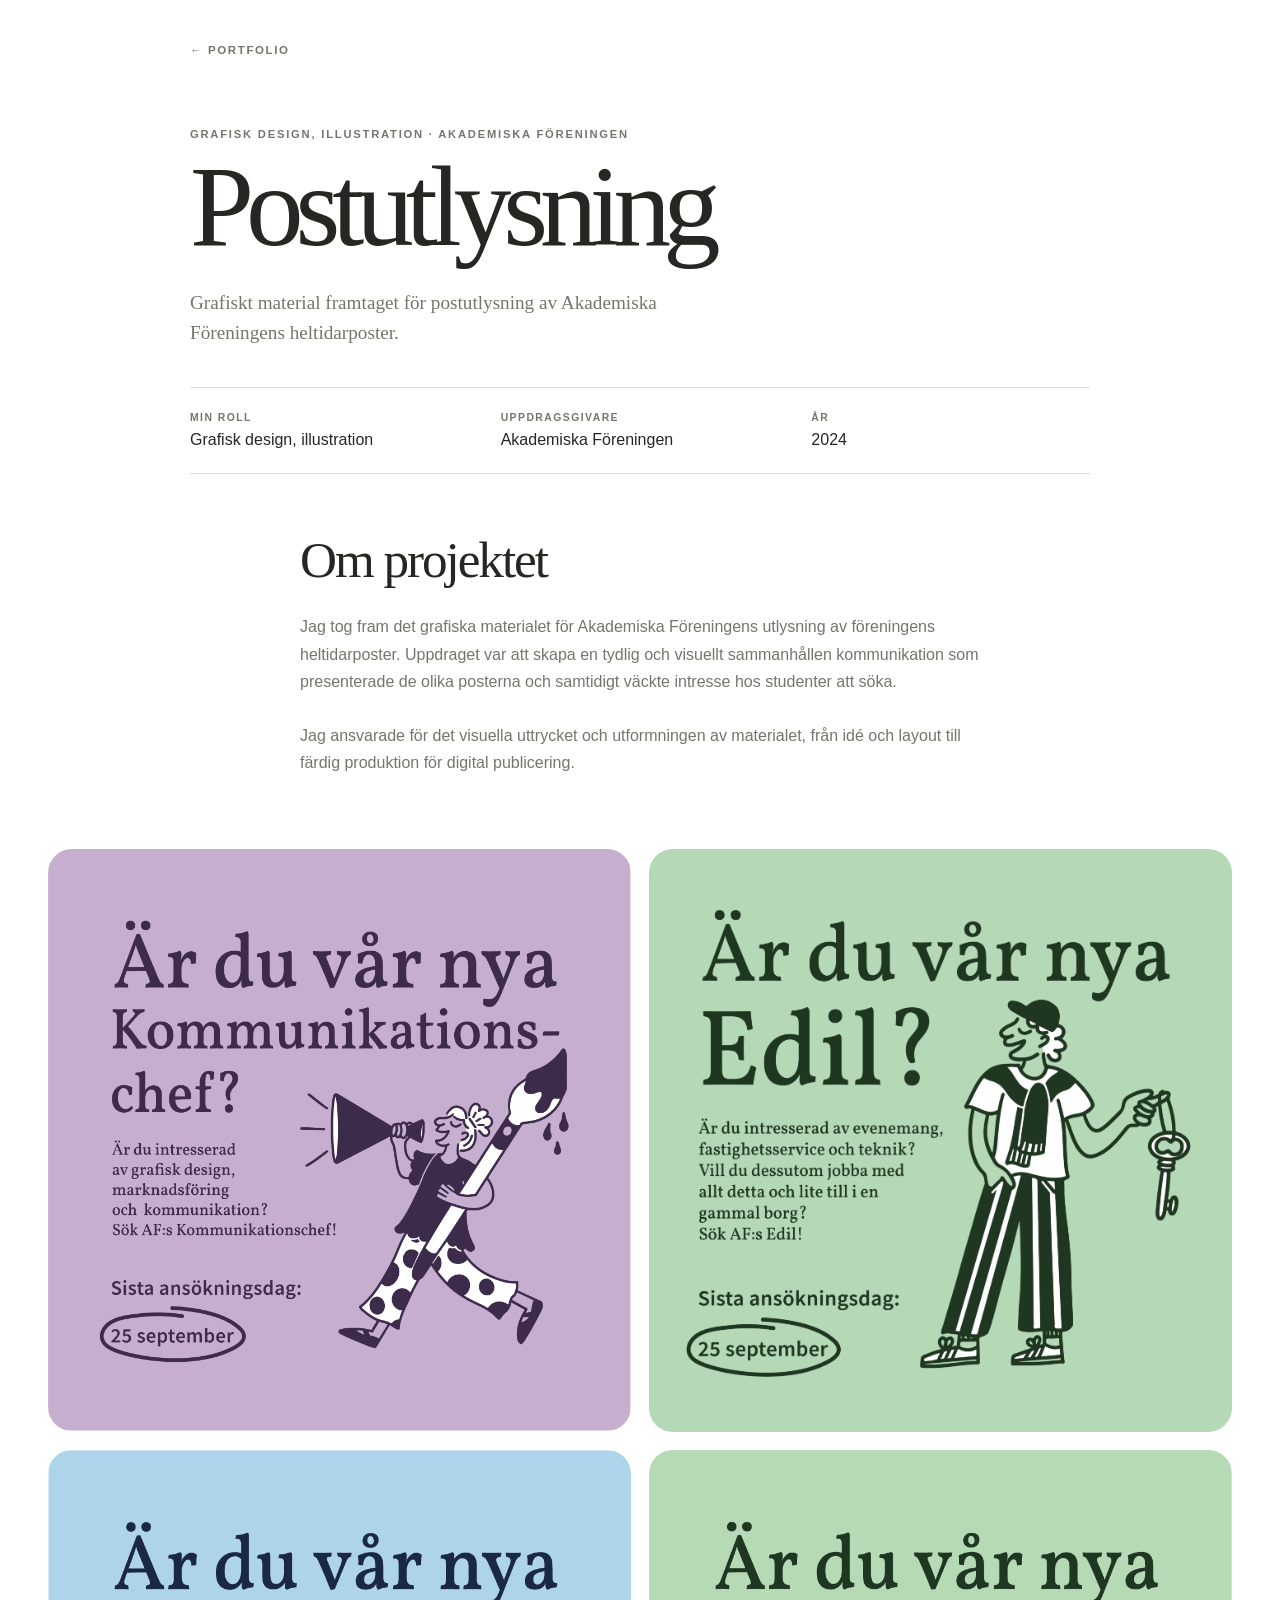
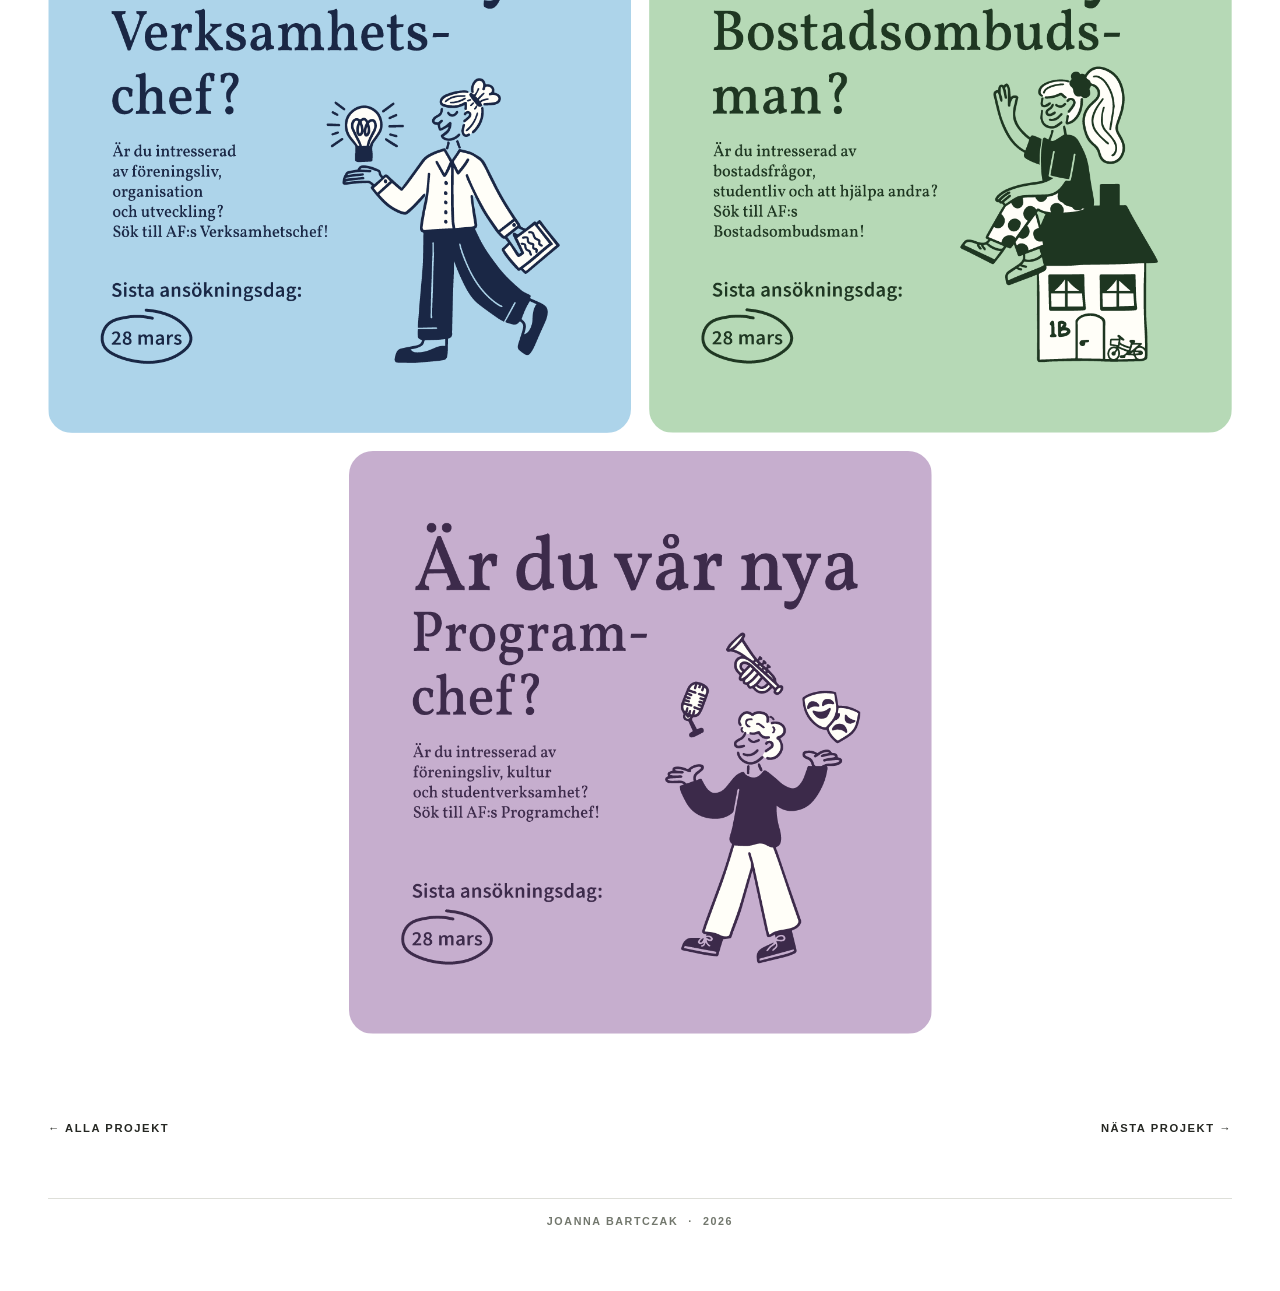
<file: project1.html>
<!doctype html>

<html lang="sv">

  <head>
    <meta charset="UTF-8" />

    <meta name="viewport" content="width=device-width, initial-scale=1.0" />

    <meta
      name="description"
      content="Spegatspexfonden – Grafisk design av Joanna Bartczak"
    />

    <title>Postutlysning – Joanna Bartczak</title>

    <link rel="stylesheet" href="project.css" />
  </head>

  <body>

    <main class="project">

      <header class="project__header">

        <a class="back-link" href="index.html">
          ← Portfolio
        </a>

        <p class="project__category">
          Grafisk design, Illustration · Akademiska Föreningen
        </p>

        <h1>Postutlysning</h1>

        <p class="project__intro">
          Grafiskt material framtaget för postutlysning av Akademiska
          Föreningens heltidarposter.
        </p>

      </header>


      <section class="project__info">

        <div>
          <p class="label">Min roll</p>
          <p>Grafisk design, illustration</p>
        </div>

        <div>
          <p class="label">Uppdragsgivare</p>
          <p>Akademiska Föreningen</p>
        </div>

        <div>
          <p class="label">År</p>
          <p>2024</p>
        </div>

      </section>


      <section class="project__text">

        <h2>Om projektet</h2>

        <p>
          Jag tog fram det grafiska materialet för Akademiska Föreningens utlysning av föreningens heltidarposter. Uppdraget var att skapa en tydlig och visuellt sammanhållen kommunikation som presenterade de olika posterna och samtidigt väckte intresse hos studenter att söka.
          <br> <br>
          Jag ansvarade för det visuella uttrycket och utformningen av materialet, från idé och layout till färdig produktion för digital publicering.
        </p>

      </section>


      <section class="project__images" aria-label="Bilder från projektet">

        <img
          src="assets/images/project1.png"
          alt="Postutlysning – grafiskt material"
        />

        <img
          src="assets/images/project1-2.png"
          alt="Postutlysning – ytterligare grafiskt material"
        />
        <img
          src="assets/images/project1-3.png"
          alt="Postutlysning – ytterligare grafiskt material"
        />
        <img
          src="assets/images/project1-4.png"
          alt="Postutlysning – ytterligare grafiskt material"
        />
        <img
          src="assets/images/project1-5.png"
          alt="Postutlysning – ytterligare grafiskt material"
        />

      </section>


      <nav class="project__navigation">

        <a href="index.html">
          ← Alla projekt
        </a>

        <a href="project2.html">
          Nästa projekt →
        </a>

      </nav>
<footer class="site-footer">
  <span>Joanna Bartczak</span>
  <span>2026</span>
</footer>
    </main>

  </body>

</html>
</file>
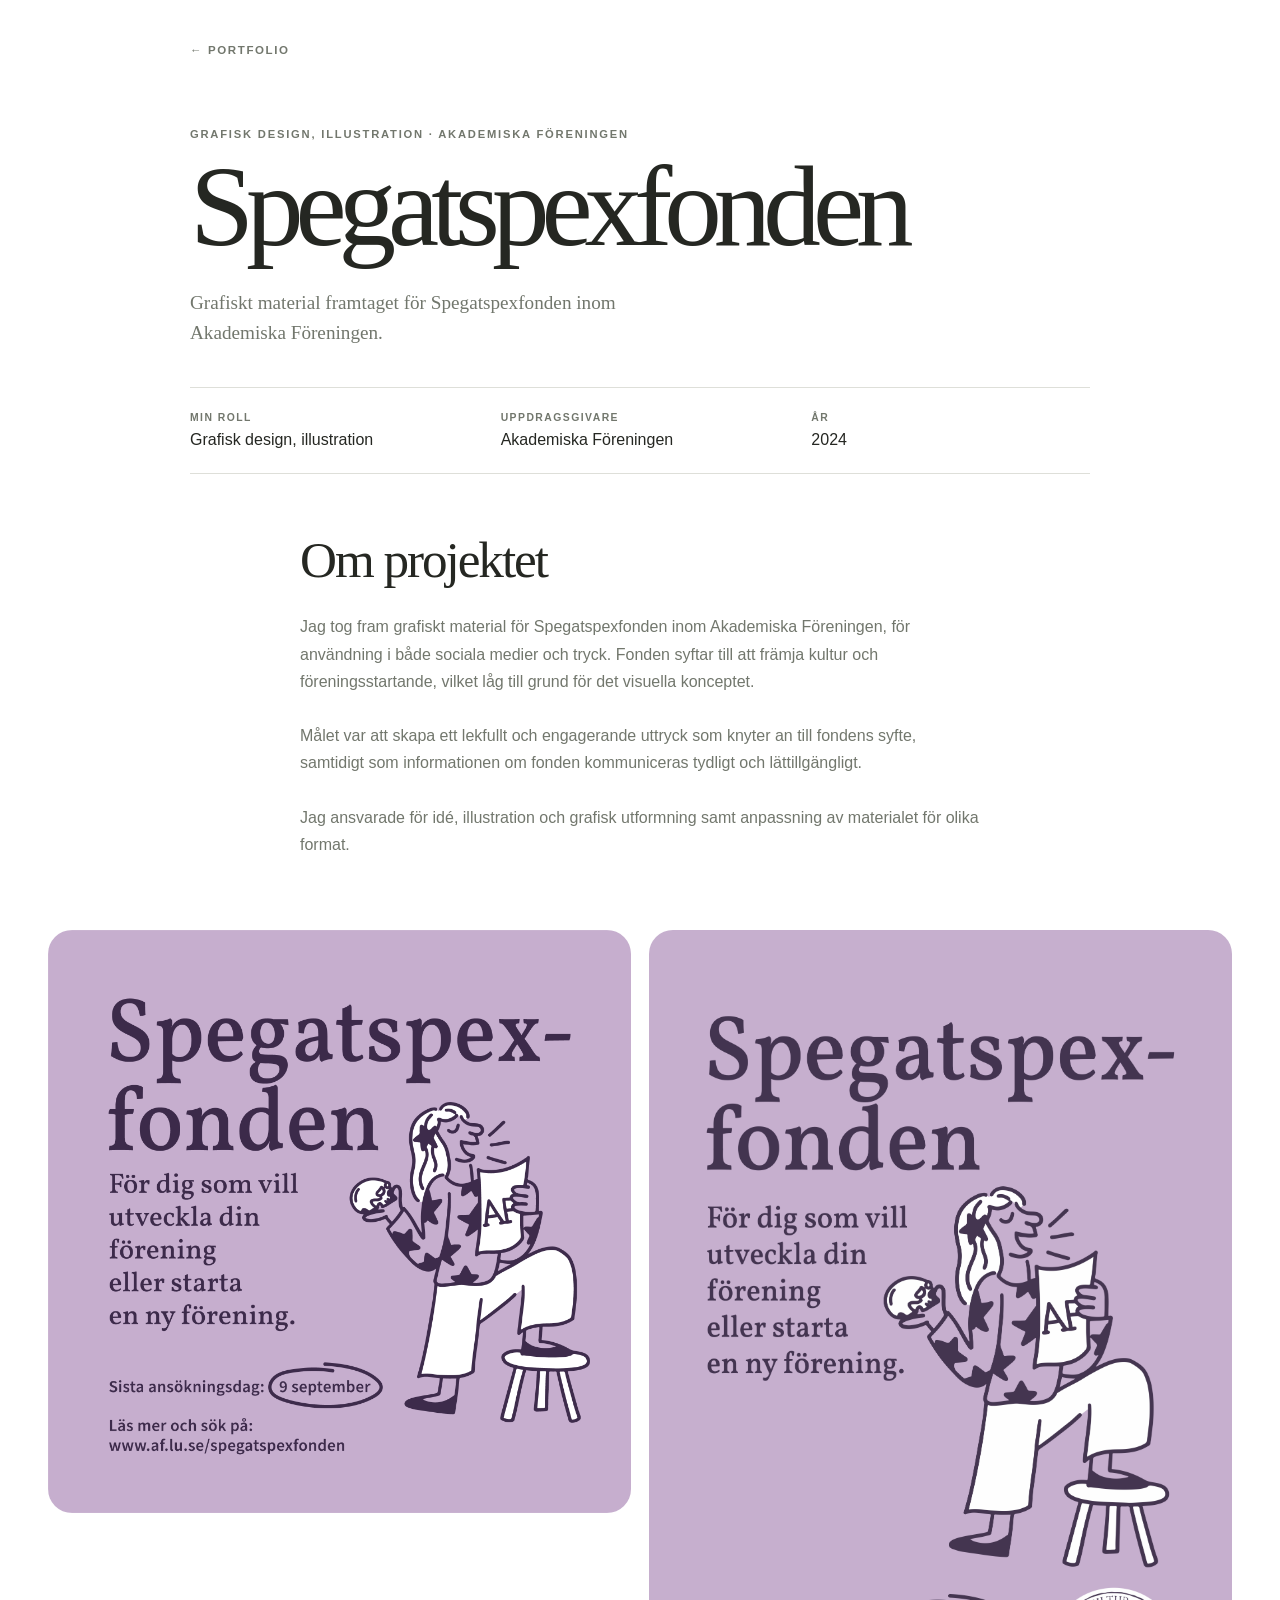
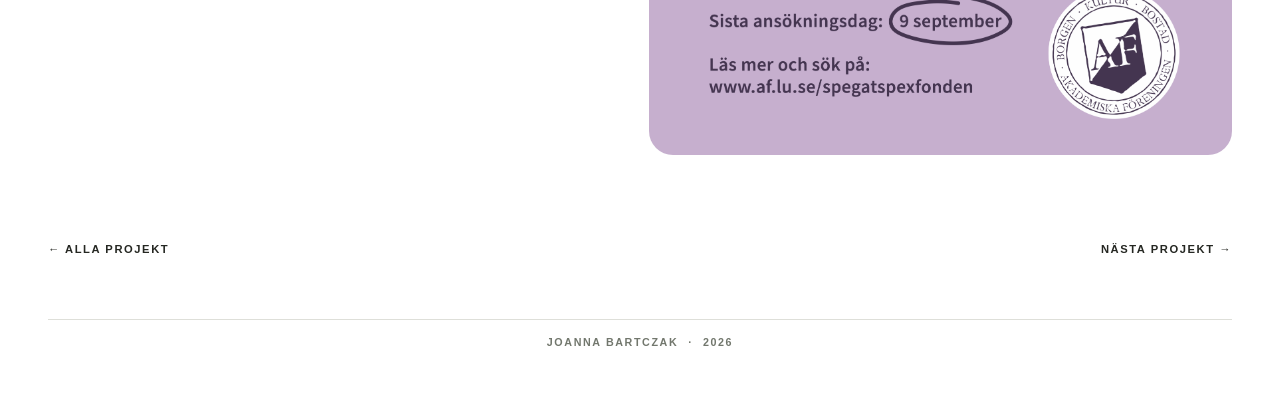
<file: project2.html>
<!doctype html>

<html lang="sv">

  <head>
    <meta charset="UTF-8" />

    <meta name="viewport" content="width=device-width, initial-scale=1.0" />

    <meta
      name="description"
      content="Spegatspexfonden – Grafisk design av Joanna Bartczak"
    />

    <title>Spegatspexfonden – Joanna Bartczak</title>

    <link rel="stylesheet" href="project.css" />
  </head>

  <body>

    <main class="project">

      <header class="project__header">

        <a class="back-link" href="index.html">
          ← Portfolio
        </a>

        <p class="project__category">
          Grafisk design, Illustration · Akademiska Föreningen
        </p>

        <h1>Spegatspexfonden</h1>

        <p class="project__intro">
          Grafiskt material framtaget för Spegatspexfonden inom Akademiska
          Föreningen.
        </p>

      </header>


      <section class="project__info">

        <div>
          <p class="label">Min roll</p>
          <p>Grafisk design, illustration</p>
        </div>

        <div>
          <p class="label">Uppdragsgivare</p>
          <p>Akademiska Föreningen</p>
        </div>

        <div>
          <p class="label">År</p>
          <p>2024</p>
        </div>

      </section>


      <section class="project__text">

        <h2>Om projektet</h2>

        <p>
          Jag tog fram grafiskt material för Spegatspexfonden inom Akademiska Föreningen, för användning i både sociala medier och tryck. Fonden syftar till att främja kultur och föreningsstartande, vilket låg till grund för det visuella konceptet.
<br> <br>
          Målet var att skapa ett lekfullt och engagerande uttryck som knyter an till fondens syfte, samtidigt som informationen om fonden kommuniceras tydligt och lättillgängligt.
<br> <br>
          Jag ansvarade för idé, illustration och grafisk utformning samt anpassning av materialet för olika format.
        </p>

      </section>


      <section class="project__images" aria-label="Bilder från projektet">

        <img
          src="assets/images/project2.png"
          alt="Spegatspexfonden – grafiskt material"
        />

        <img
          src="assets/images/project2-2.png"
          alt="Spegatspexfonden – ytterligare grafiskt material"
        />

        <!-- Lägg till fler bilder här vid behov -->

      </section>


      <nav class="project__navigation">

        <a href="index.html">
          ← Alla projekt
        </a>

        <a href="project3.html">
          Nästa projekt →
        </a>

      </nav>
<footer class="site-footer">
  <span>Joanna Bartczak</span>
  <span>2026</span>
</footer>
    </main>

  </body>

</html>
</file>
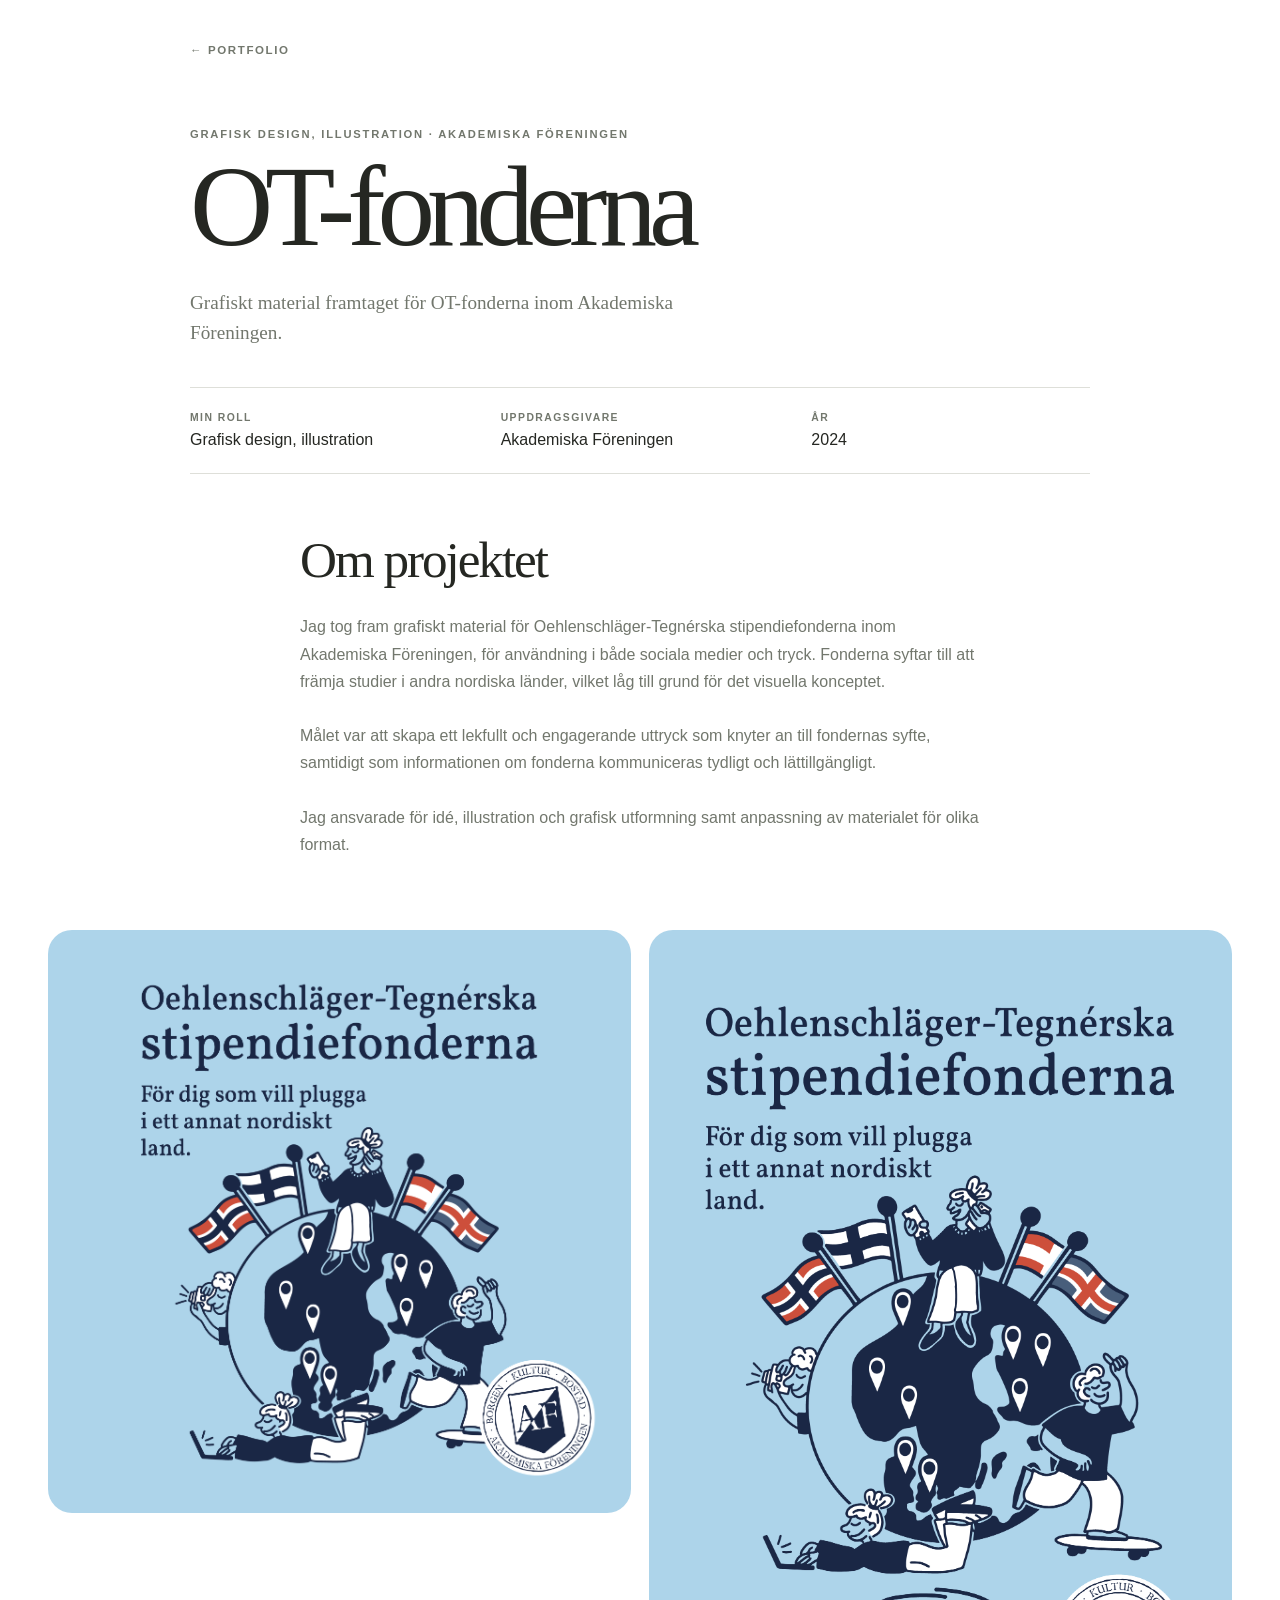
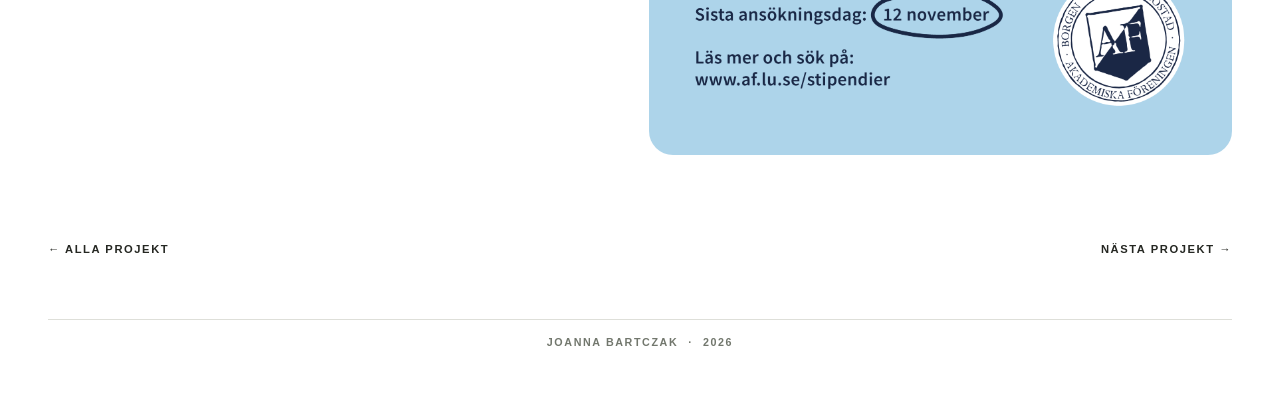
<file: project3.html>
<!doctype html>

<html lang="sv">

  <head>
    <meta charset="UTF-8" />

    <meta name="viewport" content="width=device-width, initial-scale=1.0" />

    <meta
      name="description"
      content="OT-fonderna – Grafisk design av Joanna Bartczak"
    />

    <title>OT-fonderna – Joanna Bartczak</title>

    <link rel="stylesheet" href="project.css" />
  </head>

  <body>

    <main class="project">

      <header class="project__header">

        <a class="back-link" href="index.html">
          ← Portfolio
        </a>

        <p class="project__category">
          Grafisk design, Illustration · Akademiska Föreningen
        </p>

        <h1>OT-fonderna</h1>

        <p class="project__intro">
          Grafiskt material framtaget för OT-fonderna inom Akademiska
          Föreningen.
        </p>

      </header>


      <section class="project__info">

        <div>
          <p class="label">Min roll</p>
          <p>Grafisk design, illustration</p>
        </div>

        <div>
          <p class="label">Uppdragsgivare</p>
          <p>Akademiska Föreningen</p>
        </div>

        <div>
          <p class="label">År</p>
          <p>2024</p>
        </div>

      </section>


      <section class="project__text">

        <h2>Om projektet</h2>

        <p>
          Jag tog fram grafiskt material för Oehlenschläger-Tegnérska stipendiefonderna inom Akademiska Föreningen, för användning i både sociala medier och tryck. Fonderna syftar till att främja studier i andra nordiska länder, vilket låg till grund för det visuella konceptet.
<br> <br>
          Målet var att skapa ett lekfullt och engagerande uttryck som knyter an till fondernas syfte, samtidigt som informationen om fonderna kommuniceras tydligt och lättillgängligt.
<br> <br>
          Jag ansvarade för idé, illustration och grafisk utformning samt anpassning av materialet för olika format.
        </p>

      </section>


      <section class="project__images" aria-label="Bilder från projektet">

        <img
          src="assets/images/project3.png"
          alt="OT-fonderna – grafiskt material"
        />

        <img
          src="assets/images/project3-2.png"
          alt="OT-fonderna – ytterligare grafiskt material"
        />

        <!-- Lägg till fler bilder här vid behov -->

      </section>


      <nav class="project__navigation">

        <a href="index.html">
          ← Alla projekt
        </a>

        <a href="project4.html">
          Nästa projekt →
        </a>

      </nav>
<footer class="site-footer">
  <span>Joanna Bartczak</span>
  <span>2026</span>
</footer>
    </main>

  </body>

</html>
</file>
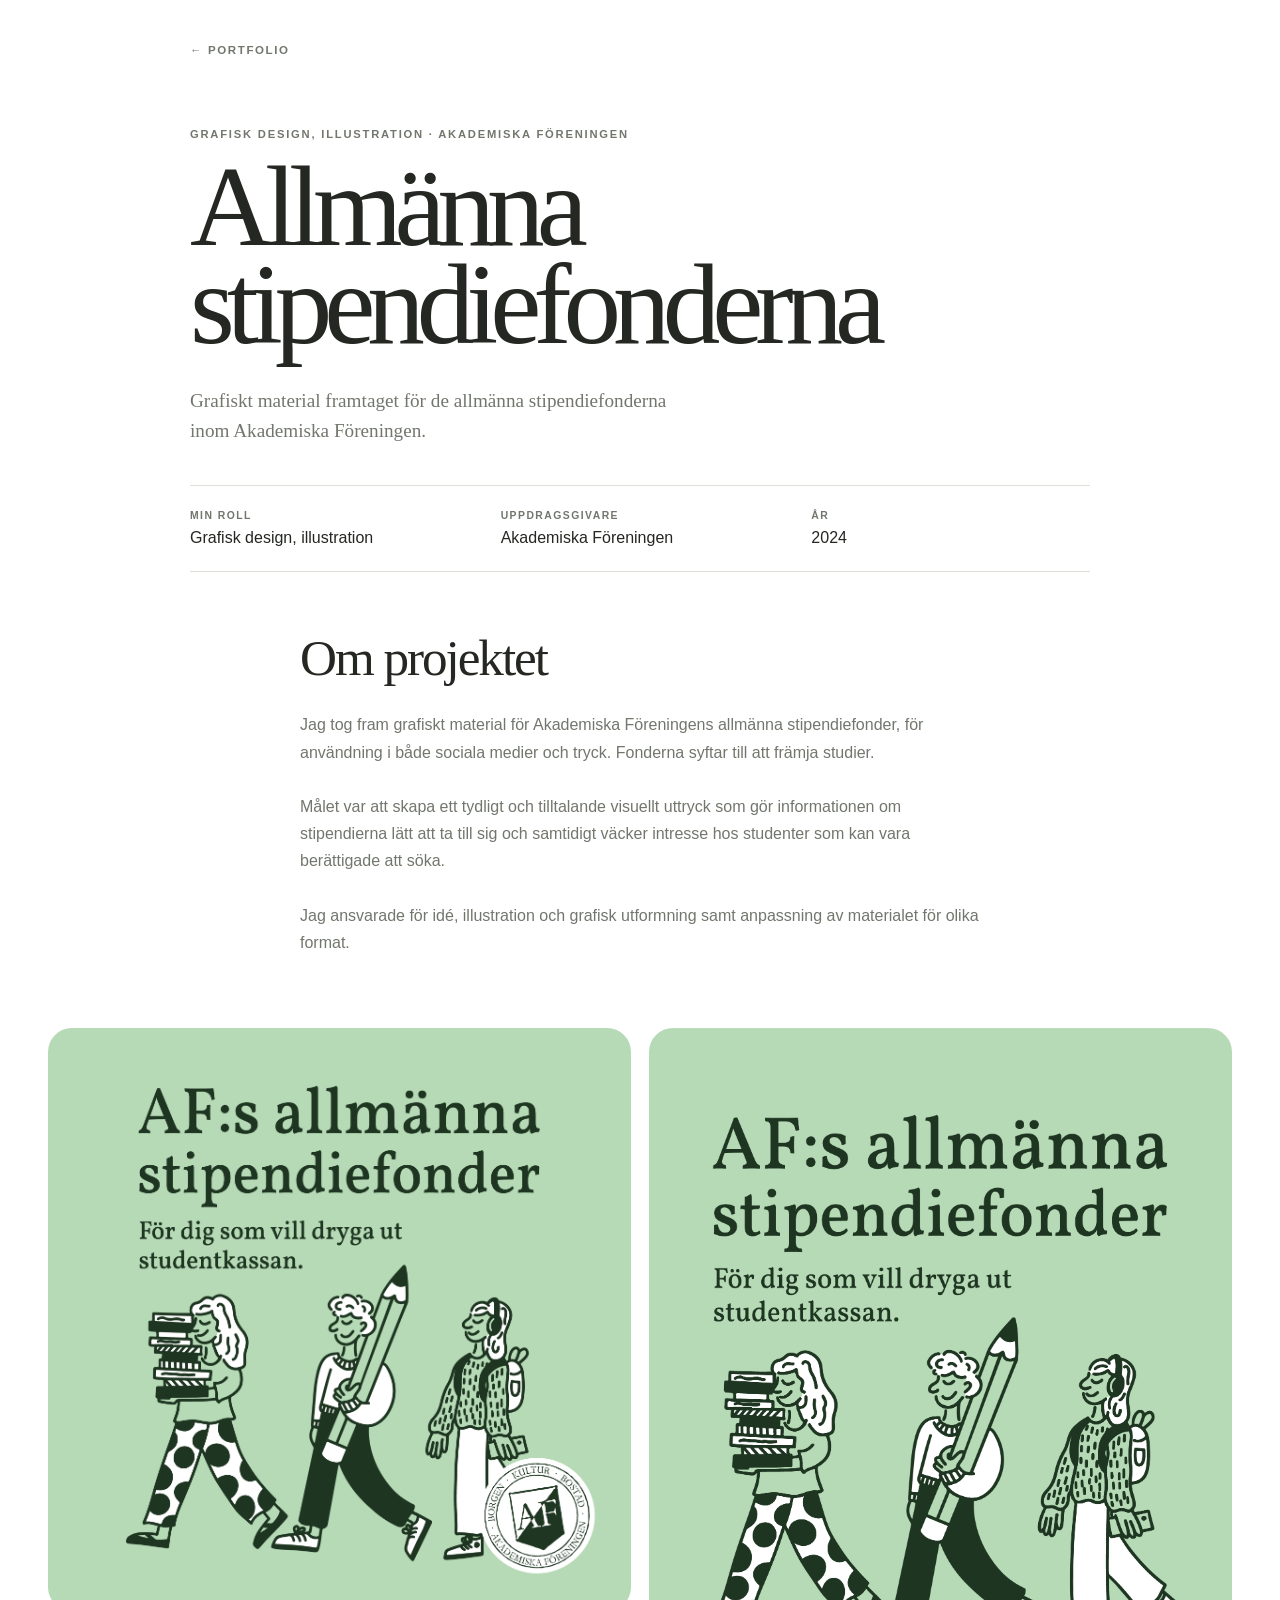
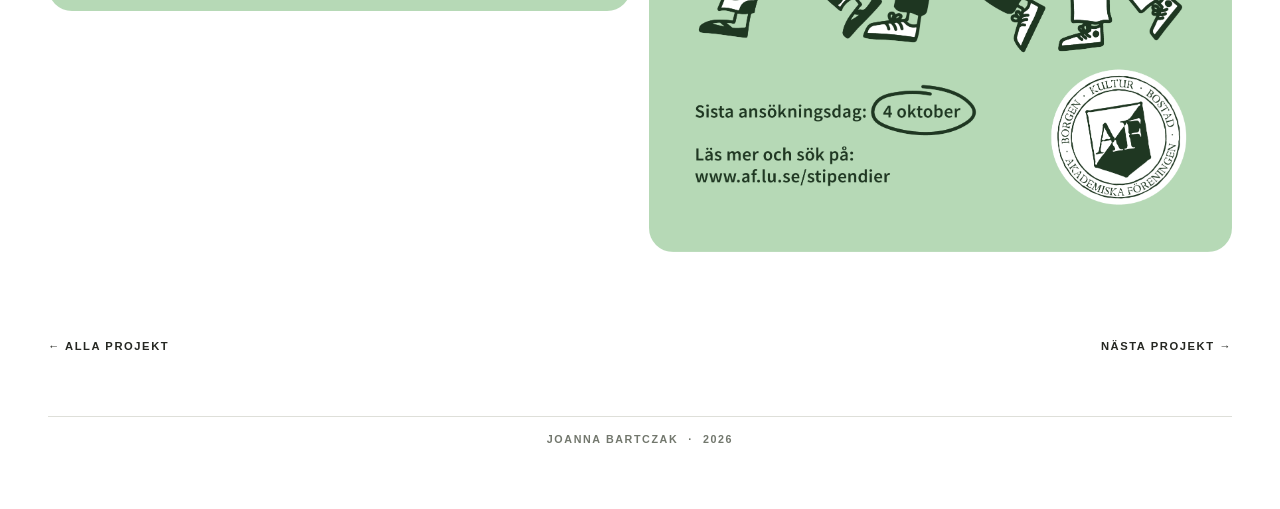
<file: project4.html>
<!doctype html>

<html lang="sv">

  <head>
    <meta charset="UTF-8" />

    <meta name="viewport" content="width=device-width, initial-scale=1.0" />

    <meta
      name="description"
      content="Allmänna stipendiefonderna – Grafisk design av Joanna Bartczak"
    />

    <title>Allmänna stipendiefonderna – Joanna Bartczak</title>

    <link rel="stylesheet" href="project.css" />
  </head>

  <body>

    <main class="project">

      <header class="project__header">

        <a class="back-link" href="index.html">
          ← Portfolio
        </a>

        <p class="project__category">
          Grafisk design, illustration · Akademiska Föreningen
        </p>

        <h1>Allmänna stipendiefonderna</h1>

        <p class="project__intro">
          Grafiskt material framtaget för de allmänna stipendiefonderna inom Akademiska
          Föreningen.
        </p>

      </header>


      <section class="project__info">

        <div>
          <p class="label">Min roll</p>
          <p>Grafisk design, illustration</p>
        </div>

        <div>
          <p class="label">Uppdragsgivare</p>
          <p>Akademiska Föreningen</p>
        </div>

        <div>
          <p class="label">År</p>
          <p>2024</p>
        </div>

      </section>


      <section class="project__text">

        <h2>Om projektet</h2>

        <p>
          Jag tog fram grafiskt material för Akademiska Föreningens allmänna stipendiefonder, för användning i både sociala medier och tryck. Fonderna syftar till att främja studier.
          <br> <br>
          Målet var att skapa ett tydligt och tilltalande visuellt uttryck som gör informationen om stipendierna lätt att ta till sig och samtidigt väcker intresse hos studenter som kan vara berättigade att söka.
          <br> <br>
          Jag ansvarade för idé, illustration och grafisk utformning samt anpassning av materialet för olika format.
        </p>

      </section>


      <section class="project__images" aria-label="Bilder från projektet">

        <img
          src="assets/images/project4.png"
          alt="Allmänna stipendiefonderna – grafiskt material"
        />

        <img
          src="assets/images/project4-2.png"
          alt="Allmänna stipendiefonderna – ytterligare grafiskt material"
        />

        <!-- Lägg till fler bilder här vid behov -->

      </section>


      <nav class="project__navigation">

        <a href="index.html">
          ← Alla projekt
        </a>

        <a href="project5.html">
          Nästa projekt →
        </a>

      </nav>
<footer class="site-footer">
  <span>Joanna Bartczak</span>
  <span>2026</span>
</footer>
    </main>

  </body>

</html>
</file>
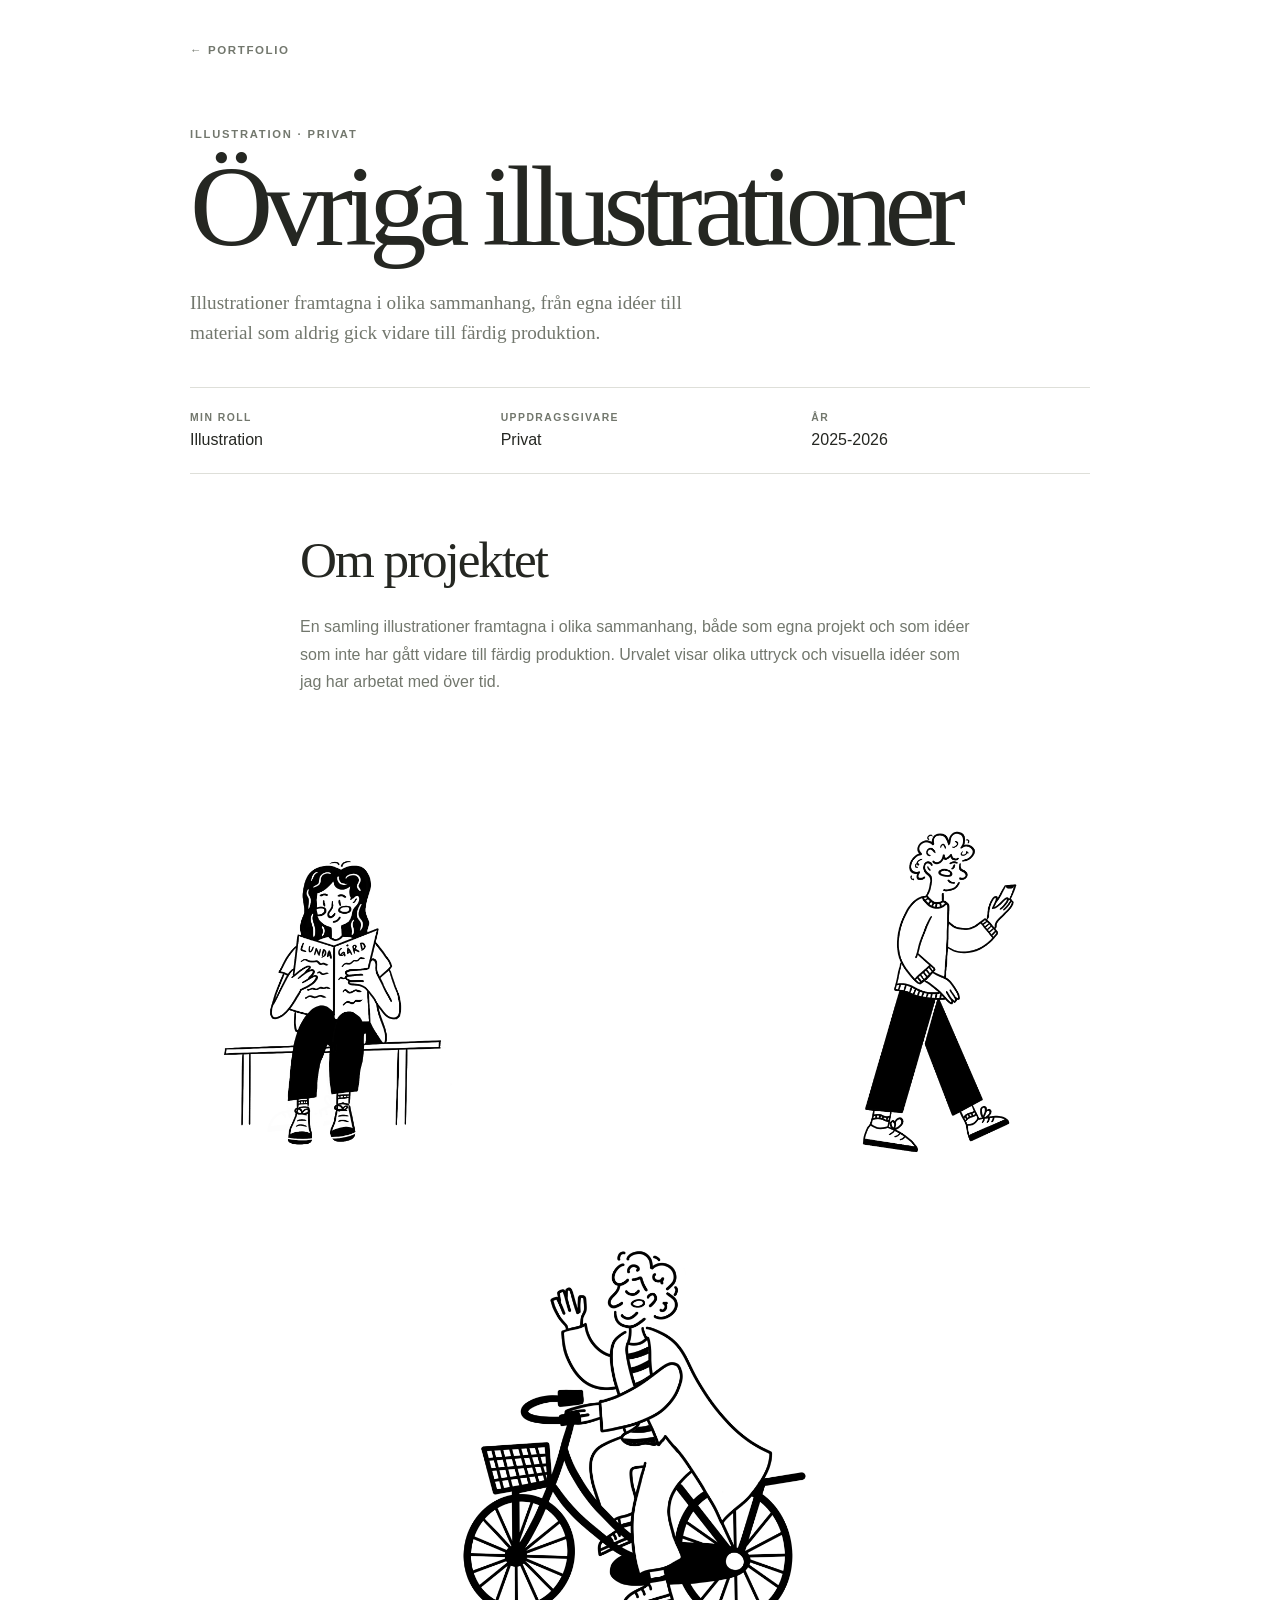
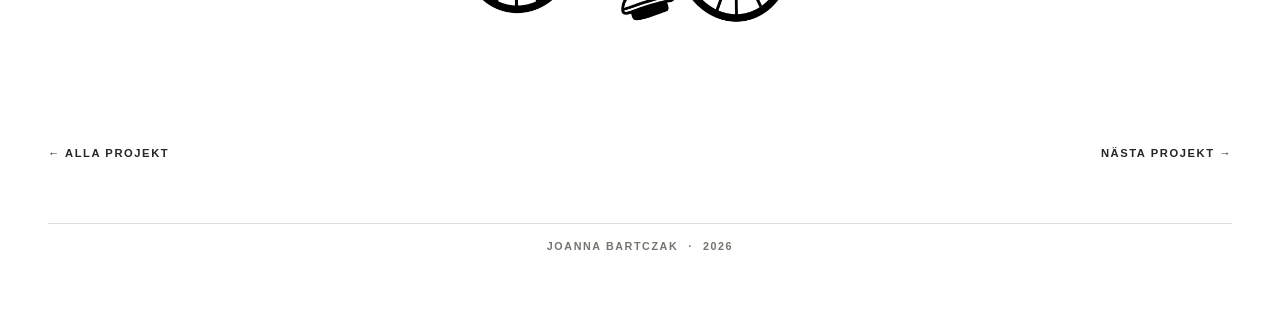
<file: project5.html>
<!doctype html>

<html lang="sv">

  <head>
    <meta charset="UTF-8" />

    <meta name="viewport" content="width=device-width, initial-scale=1.0" />

    <meta
      name="description"
      content="Övriga illustrationer – Grafisk design av Joanna Bartczak"
    />

    <title>Övriga illustrationer – Joanna Bartczak</title>

    <link rel="stylesheet" href="project.css" />
  </head>

  <body>

    <main class="project">

      <header class="project__header">

        <a class="back-link" href="index.html">
          ← Portfolio
        </a>

        <p class="project__category">
          Illustration · Privat
        </p>

        <h1>Övriga illustrationer</h1>

        <p class="project__intro">
          Illustrationer framtagna i olika sammanhang, från egna idéer till material som aldrig gick vidare till färdig produktion.
        </p>

      </header>


      <section class="project__info">

        <div>
          <p class="label">Min roll</p>
          <p>Illustration</p>
        </div>

        <div>
          <p class="label">Uppdragsgivare</p>
          <p>Privat</p>
        </div>

        <div>
          <p class="label">År</p>
          <p>2025-2026</p>
        </div>

      </section>


      <section class="project__text">

        <h2>Om projektet</h2>

        <p>
          En samling illustrationer framtagna i olika sammanhang, både som egna projekt och som idéer som inte har gått vidare till färdig produktion. Urvalet visar olika uttryck och visuella idéer som jag har arbetat med över tid.
        </p>

      </section>


      <section class="project__images" aria-label="Bilder från projektet">

        <img
          src="assets/images/project5.png"
          alt="Övriga illustrationer – grafiskt material"
        />

        <img
          src="assets/images/project5-2.png"
          alt="Övriga illustrationer – ytterligare grafiskt material"
        />

        <img
          src="assets/images/project5-3.png"
          alt="Övriga illustrationer – ytterligare grafiskt material"
        />

      </section>


      <nav class="project__navigation">

        <a href="index.html">
          ← Alla projekt
        </a>

        <a href="project6.html">
          Nästa projekt →
        </a>

      </nav>
<footer class="site-footer">
  <span>Joanna Bartczak</span>
  <span>2026</span>
</footer>
    </main>

  </body>

</html>
</file>
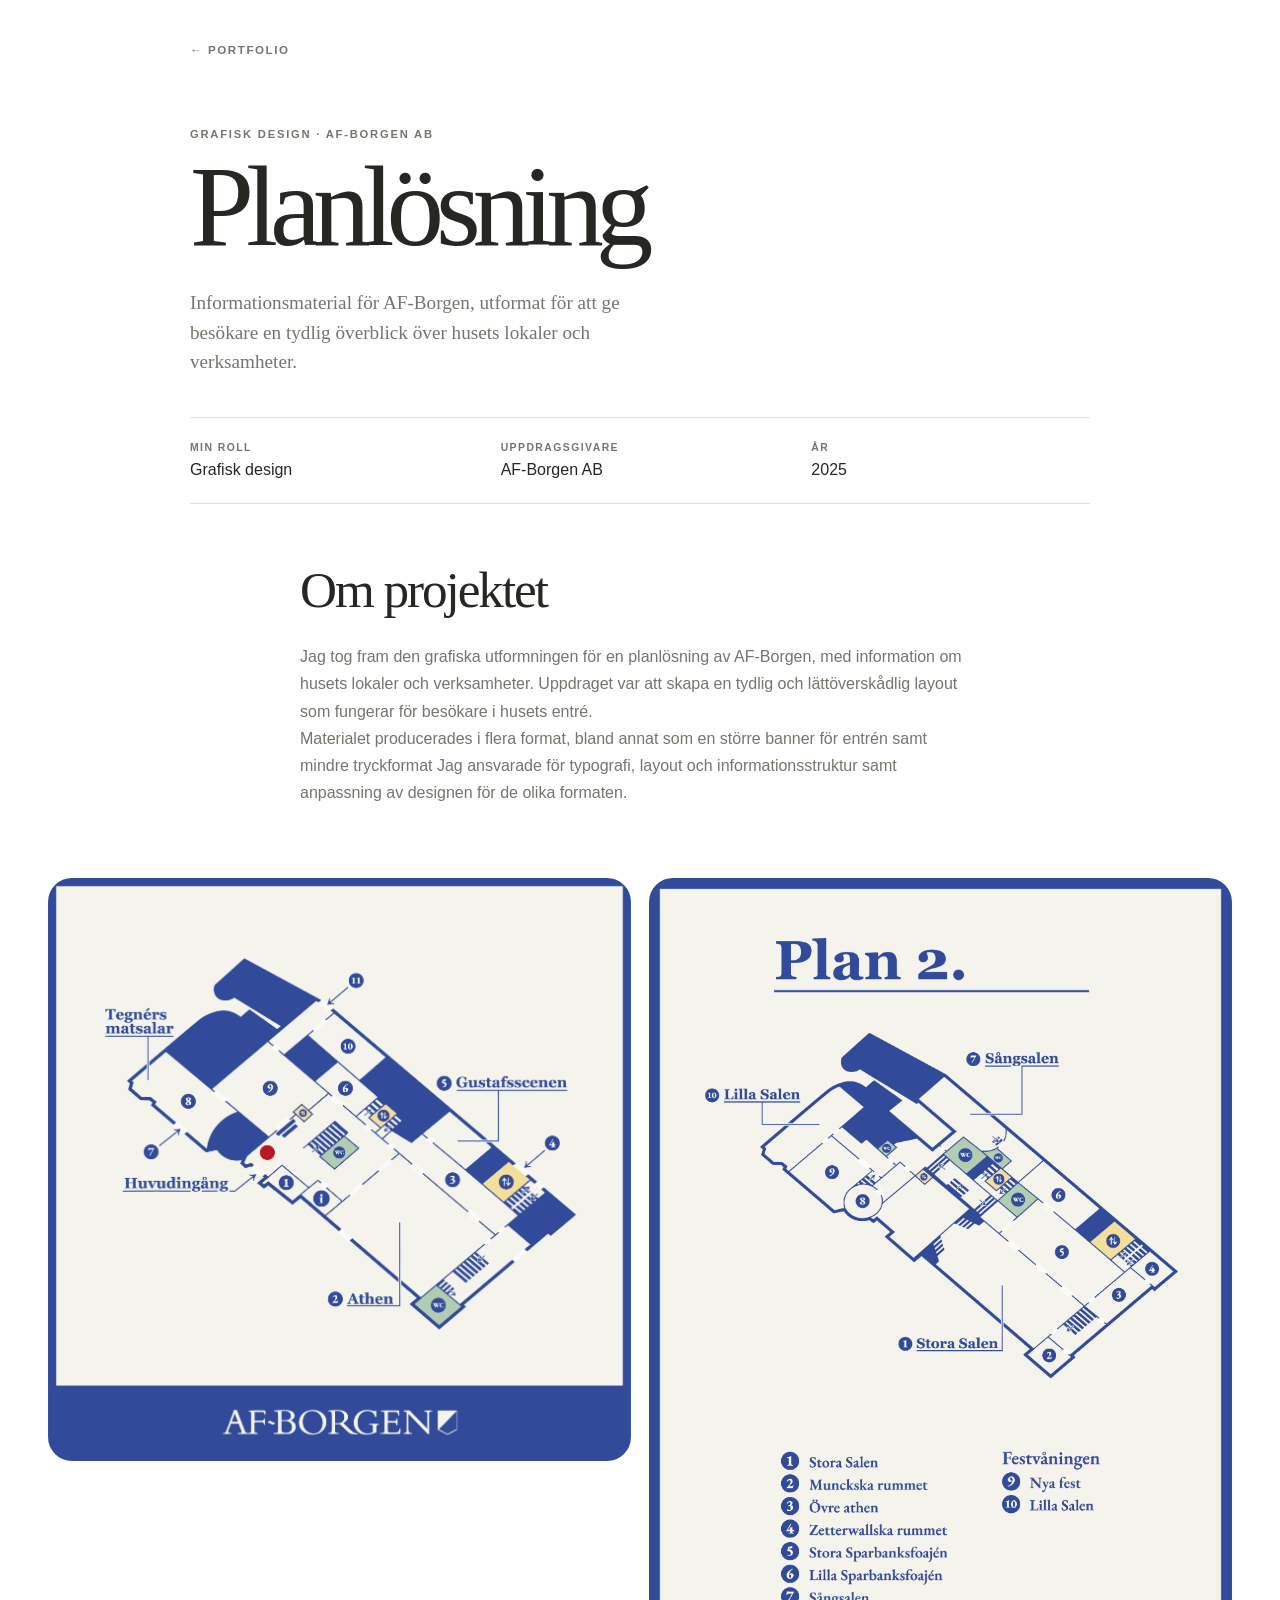
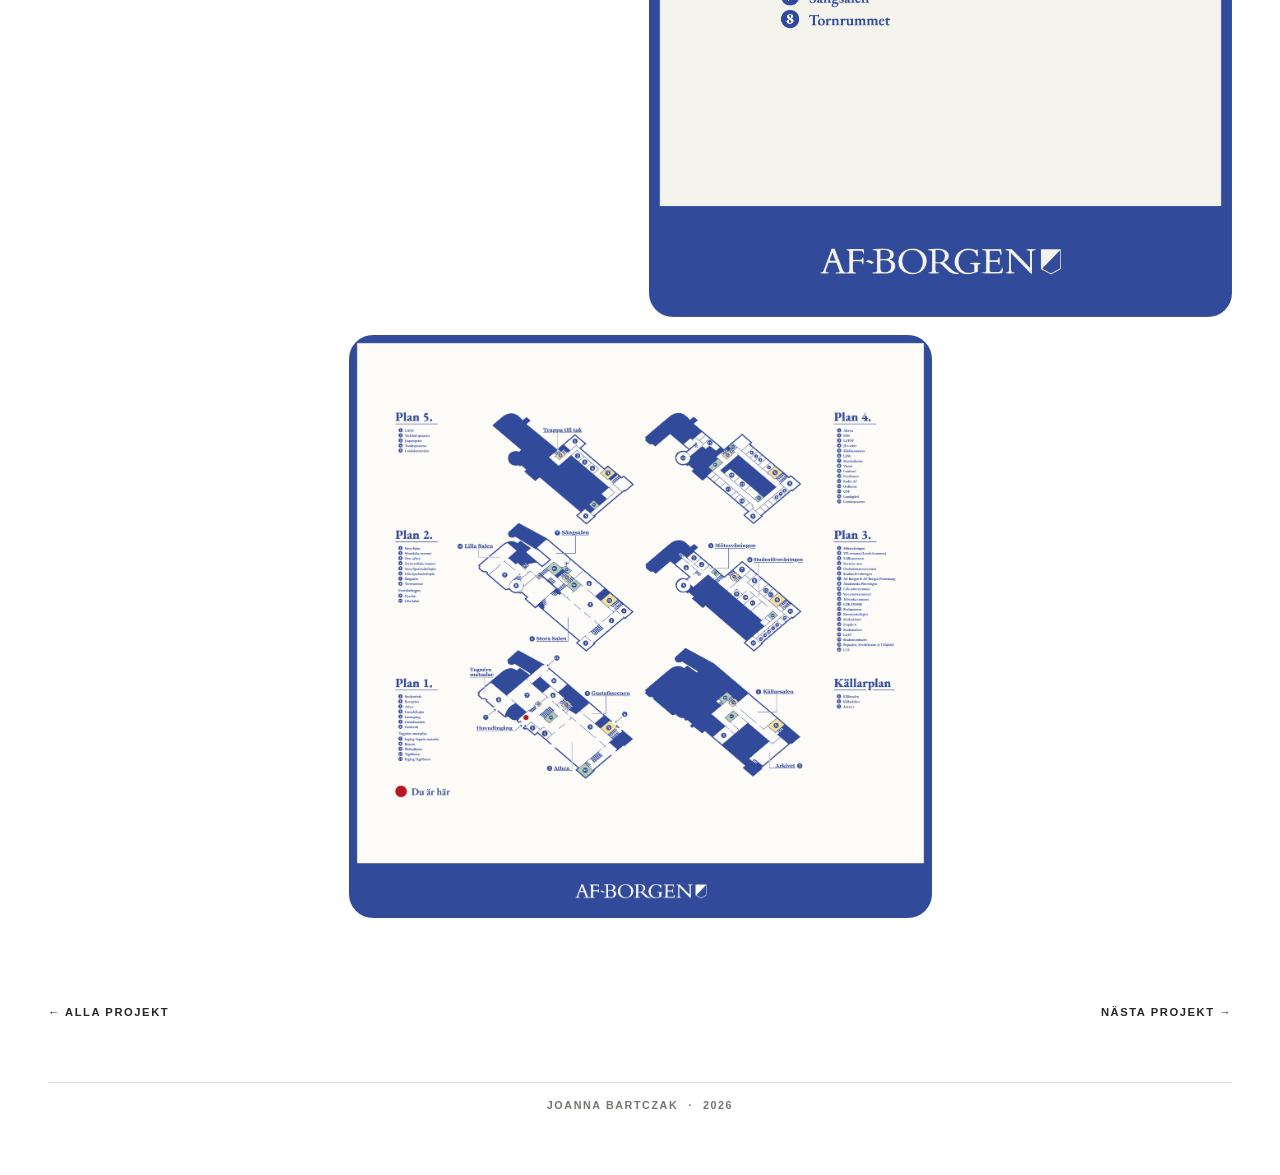
<file: project7.html>
<!doctype html>

<html lang="sv">

  <head>
    <meta charset="UTF-8" />

    <meta name="viewport" content="width=device-width, initial-scale=1.0" />

    <meta
      name="description"
      content="Planlösning – Grafisk design av Joanna Bartczak"
    />

    <title>Planlösning – Joanna Bartczak</title>

    <link rel="stylesheet" href="project.css" />
  </head>

  <body>

    <main class="project">

      <header class="project__header">

        <a class="back-link" href="index.html">
          ← Portfolio
        </a>

        <p class="project__category">
          Grafisk design · AF-Borgen AB
        </p>

        <h1>Planlösning</h1>

        <p class="project__intro">
          Informationsmaterial för AF-Borgen, utformat för att ge besökare en tydlig överblick över husets lokaler och verksamheter.
        </p>

      </header>


      <section class="project__info">

        <div>
          <p class="label">Min roll</p>
          <p>Grafisk design</p>
        </div>

        <div>
          <p class="label">Uppdragsgivare</p>
          <p>AF-Borgen AB</p>
        </div>

        <div>
          <p class="label">År</p>
          <p>2025</p>
        </div>

      </section>


      <section class="project__text">

        <h2>Om projektet</h2>

        <p>
          Jag tog fram den grafiska utformningen för en planlösning av AF-Borgen, med information om husets lokaler och verksamheter. Uppdraget var att skapa en tydlig och lättöverskådlig layout som fungerar för besökare i husets entré.
<br>
          Materialet producerades i flera format, bland annat som en större banner för entrén samt mindre tryckformat Jag ansvarade för typografi, layout och informationsstruktur samt anpassning av designen för de olika formaten.
        </p>

      </section>


      <section class="project__images" aria-label="Bilder från projektet">

        <img
          src="assets/images/project7.png"
          alt="Planlösning – grafiskt material"
        />

        <img
          src="assets/images/project7-2.png"
          alt="Planlösning – ytterligare grafiskt material"
        />

        <img
          src="assets/images/project7-3.png"
          alt="Planlösning – ytterligare grafiskt material"
        />

      </section>


      <nav class="project__navigation">

        <a href="index.html">
          ← Alla projekt
        </a>

        <a href="project8.html">
          Nästa projekt →
        </a>

      </nav>
<footer class="site-footer">
  <span>Joanna Bartczak</span>
  <span>2026</span>
</footer>
    </main>

  </body>

</html>
</file>
<file: project.css>
:root {
  --paper: #ffffff;
  --ink: #252722;
  --muted: #72776d;
  --line: #dedfd9;
  --accent: #b95737;
}

* {
  box-sizing: border-box;
}

html {
  background: var(--paper);
}

body {
  min-width: 320px;
  margin: 0;
  background: var(--paper);
  color: var(--ink);
  font-family: "Avenir Next", Avenir, "Century Gothic", sans-serif;
  -webkit-font-smoothing: antialiased;
}

.project {
  width: min(100% - 96px, 1280px);
  margin: 0 auto;
  padding: 40px 0 64px;
}

.project__header {
  max-width: 900px;
  margin: 0 auto 40px;
}

.back-link {
  display: inline-block;
  margin-bottom: 72px;
  color: var(--muted);
  font-size: 0.72rem;
  font-weight: 700;
  letter-spacing: 0.14em;
  text-decoration: none;
  text-transform: uppercase;
  transition: color 200ms ease;
}

.back-link:hover {
  color: var(--ink);
}

.project__category {
  margin: 0 0 18px;
  color: var(--muted);
  font-size: 0.7rem;
  font-weight: 700;
  letter-spacing: 0.16em;
  text-transform: uppercase;
}

.project h1 {
  margin: 0;
  font-family: "Iowan Old Style", "Palatino Linotype", Palatino, Georgia, serif;
  font-size: clamp(4rem, 9vw, 8rem);
  font-weight: 400;
  letter-spacing: -0.07em;
  line-height: 0.85;
}

.project__intro {
  max-width: 52ch;
  margin: 32px 0 0;
  color: var(--muted);
  font-family: "Iowan Old Style", "Palatino Linotype", Palatino, Georgia, serif;
  font-size: clamp(1.1rem, 1.5vw, 1.35rem);
  line-height: 1.55;
}

.project__hero {
  max-width: 900px;
  margin: 0 auto 40px;
}

.project__hero img {
  display: block;
  width: 100%;
  height: auto;
}

.project__info {
  display: grid;
  grid-template-columns: repeat(3, 1fr);
  gap: 32px;
  max-width: 900px;
  margin: 0 auto;
  padding: 24px 0;
  border-top: 1px solid var(--line);
  border-bottom: 1px solid var(--line);
}

.project__info p {
  margin: 0;
}

.project__info .label {
  margin-bottom: 8px;
  color: var(--muted);
  font-size: 0.65rem;
  font-weight: 700;
  letter-spacing: 0.14em;
  text-transform: uppercase;
}

.project__text {
  max-width: 680px;
  margin: 56px auto 72px;
}

.project__text h2 {
  margin: 0 0 24px;
  font-family: "Iowan Old Style", "Palatino Linotype", Palatino, Georgia, serif;
  font-size: clamp(2rem, 4vw, 3.5rem);
  font-weight: 400;
  letter-spacing: -0.04em;
}

.project__text p {
  margin: 0;
  color: var(--muted);
  font-size: 1rem;
  line-height: 1.7;
}

.project__images {
  display: grid;
  grid-template-columns: repeat(2, minmax(0, 1fr));
  gap: 18px;
}

.project__images img {
  display: block;
  width: 100%;
  height: auto;
  border-radius: 24px;
}

.project__images img:last-child:nth-child(odd) {
  grid-column: 1 / -1;
  width: calc((100% - 18px) / 2);
  justify-self: center;
}

.project__images video {
  display: block;
  width: 100%;
  height: auto;
  border-radius: 24px;
  background: #000;
}

.project-video {
  display: block;
  width: 100%;
  max-width: 800px;
  height: auto;
  margin: 0 auto;
  border-radius: var(--radius);
}

.project__navigation {
  display: flex;
  justify-content: space-between;
  gap: 24px;
  margin-top: 64px;
  padding-top: 24px;
}

.project__navigation a {
  color: var(--ink);
  font-size: 0.7rem;
  font-weight: 700;
  letter-spacing: 0.14em;
  text-decoration: none;
  text-transform: uppercase;
}

.project__navigation a:hover {
  color: var(--muted);
}

.site-footer {
  display: flex;
  justify-content: center;
  align-items: center;
  gap: 10px;
  margin-top: 64px;
  padding-top: 16px;
  border-top: 1px solid var(--line);
  color: var(--muted);
  font-size: 0.67rem;
  font-weight: 700;
  letter-spacing: 0.15em;
  text-transform: uppercase;
}

.site-footer span:first-child::after {
  content: "·";
  margin-left: 10px;
}

@media (max-width: 700px) {

  .project {
    width: min(100% - 32px, 600px);
    padding-top: 28px;
  }

  .project__header {
    margin-bottom: 40px;
  }

  .back-link {
    margin-bottom: 48px;
  }

  .project__info {
    grid-template-columns: 1fr;
    gap: 20px;
  }

  .project__text {
    margin: 64px auto;
  }

  .project__hero,
  .project__images img {
    border-radius: 18px;
  }

  .project__navigation {
    flex-direction: column;
    gap: 18px;
  }
   .site-footer {
    margin-top: 48px;
  }

}
</file>
